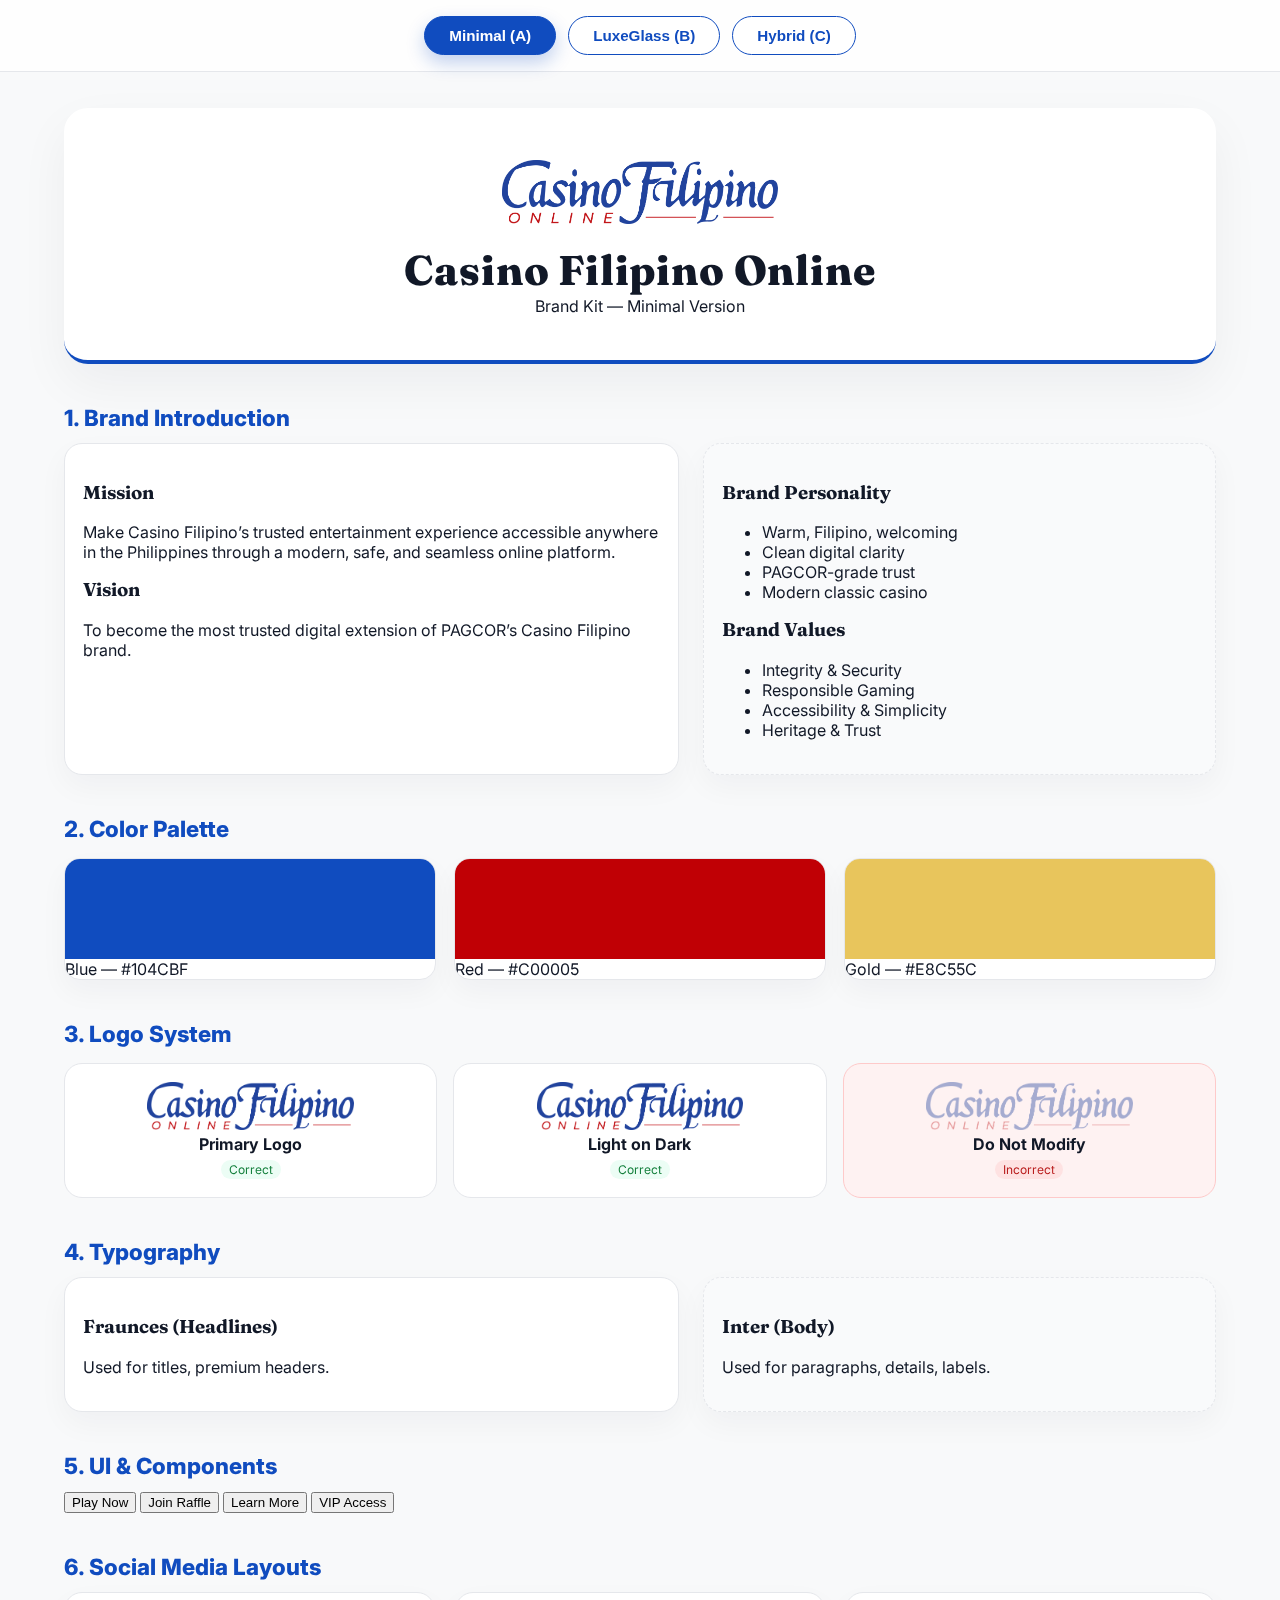
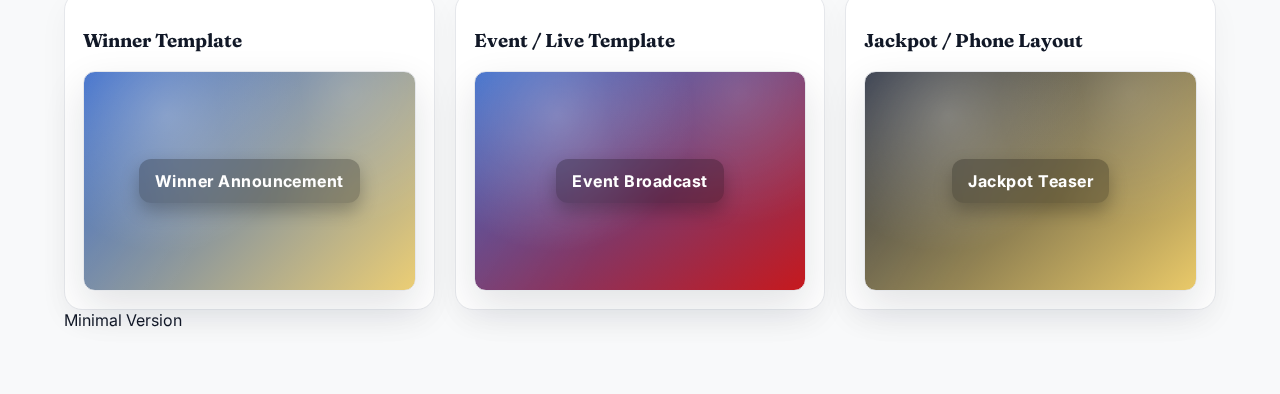
<file: brand-guide.html>
<!DOCTYPE html>
<html lang="en">
<head>
<meta charset="UTF-8" />
<meta name="viewport" content="width=device-width, initial-scale=1.0" />
<title>Casino Filipino Online | Brand Kit Variants</title>

<!-- Fonts -->
<link href="https://fonts.googleapis.com/css2?family=Fraunces:wght@400;600;700;800&family=Inter:wght@400;500;600;700&display=swap" rel="stylesheet">

<style>
    :root {
        --cf-blue: #104CBF;
        --cf-red: #C00005;
        --cf-gold: #E8C55C;

        --white-01: #F8F9FA;
        --white-02: #E2E6EB;
        --white-03: #AFB6BD;
        --white-04: #656E82;

        --dark-01: #343B67;
        --dark-02: #273140;
        --dark-03: #1C2636;
        --dark-04: #11141F;

        --font-primary: "Inter", sans-serif;
        --font-header: "Fraunces", serif;
    }

    * { box-sizing: border-box; }
    body {
        margin: 0;
        font-family: var(--font-primary);
        background: var(--white-01);
        color: #111827;
    }

    /* Toggle bar */
    .toggle-bar {
        display: flex;
        gap: 12px;
        padding: 16px 24px;
        justify-content: center;
        background: #ffffffcc;
        border-bottom: 1px solid #e5e7eb;
        position: sticky;
        top: 0;
        z-index: 50;
        backdrop-filter: blur(8px);
    }
    .toggle-btn {
        padding: 10px 24px;
        border-radius: 999px;
        cursor: pointer;
        border: 1px solid var(--cf-blue);
        background: #fff;
        color: var(--cf-blue);
        font-weight: 600;
        font-size: 0.95rem;
        transition: .2s;
    }
    .toggle-btn.active {
        background: var(--cf-blue);
        color: white;
        box-shadow: 0 8px 18px rgba(16, 76, 191, 0.25);
    }

    /* Core layout */
    .variant { display:none; padding:36px 24px 64px; max-width:1200px; margin:auto; }
    .variant.active { display:block; }

    .hero {
        background:#ffffff;
        border-radius:24px;
        padding:52px 40px 44px;
        text-align:center;
        box-shadow:0 20px 50px rgba(15,23,42,0.05);
        border-bottom:4px solid var(--cf-blue);
    }

    .hero.luxe {
        background: radial-gradient(circle at top left,#ffffff 0,#FBF9FA 32%,#d2d9f8 75%,#043cbf 110%);
        border-bottom-color: var(--cf-gold);
    }
    .hero.hybrid {
        border-bottom-color: var(--cf-gold);
        background: linear-gradient(180deg,#ffffff 0,#f8f9fa 40%,#dde4ff 100%);
    }

    .hero-logo {
        height:64px;
        margin-bottom:16px;
        object-fit:contain;
    }

    h1 {
        margin:0;
        font-size:2.6rem;
        font-weight:800;
        letter-spacing:.02em;
        font-family:var(--font-header);
    }
    h2, h3 { font-family:var(--font-header); }

    .section { margin-top:40px; }
    .section-title {
        font-size:1.4rem;
        font-weight:800;
        color: var(--cf-blue);
        margin-bottom:12px;
    }
    .section-subtitle {
        font-size:.95rem;
        color:#6b7280;
        margin-bottom:20px;
    }

    .grid-2 {
        display:grid;
        grid-template-columns:minmax(0,1.2fr) minmax(0,1fr);
        gap:24px;
    }
    .grid-3 {
        display:grid;
        grid-template-columns:repeat(auto-fit,minmax(260px,1fr));
        gap:20px;
    }

    .card {
        background:white;
        border-radius:18px;
        border:1px solid #e5e7eb;
        padding:18px;
        box-shadow:0 12px 30px rgba(15,23,42,0.04);
    }
    .card.soft { background:#f9fafb; border-style:dashed; }

    /* Logo system */
    .logo-row {
        display:grid;
        grid-template-columns:repeat(auto-fit,minmax(220px,1fr));
        gap:16px;
        margin-top:16px;
    }
    .logo-box {
        border-radius:18px;
        padding:18px;
        border:1px solid #e5e7eb;
        background:white;
        text-align:center;
    }
    .logo-box.bad { background:#fef2f2; border-color:#fecaca; }

    .logo-tag {
        display:inline-block;
        margin-top:6px;
        padding:2px 8px;
        font-size:.75rem;
        border-radius:999px;
        background:#ecfdf5;
        color:#15803d;
    }
    .logo-tag.bad {
        background:#fee2e2;
        color:#b91c1c;
    }

    .palette-grid {
        margin-top:16px;
        display:grid;
        grid-template-columns:repeat(auto-fit,minmax(220px,1fr));
        gap:18px;
    }
    .swatch {
        border:1px solid #e5e7eb;
        border-radius:16px;
        overflow:hidden;
        background:white;
        box-shadow:0 12px 28px rgba(15,23,42,0.04);
    }
    .swatch-color { height:100px; }

    /* Social placeholders */
    .sample-visual {
        height:220px;
        border-radius:12px;
        border:1px solid #e5e7eb;
        background:linear-gradient(135deg, rgba(16,76,191,0.9), rgba(232,197,92,0.85));
        color:white;
        font-weight:700;
        letter-spacing:.03em;
        display:flex;
        align-items:center;
        justify-content:center;
        text-align:center;
        box-shadow:0 16px 40px rgba(15,23,42,0.12);
        position:relative;
        overflow:hidden;
    }
    .sample-visual::after {
        content:"";
        position:absolute;
        inset:0;
        background:radial-gradient(circle at 25% 20%, rgba(255,255,255,0.28), transparent 45%),
                   radial-gradient(circle at 80% 10%, rgba(255,255,255,0.16), transparent 40%),
                   linear-gradient(120deg, rgba(255,255,255,0.08), transparent 50%);
        pointer-events:none;
        mix-blend-mode:screen;
    }
    .sample-label {
        position:relative;
        z-index:1;
        padding:12px 16px;
        border-radius:12px;
        background:rgba(0,0,0,0.25);
        backdrop-filter:blur(6px);
        box-shadow:0 8px 18px rgba(0,0,0,0.25);
    }
    .sample-visual.event { background:linear-gradient(145deg, rgba(16,76,191,0.9), rgba(192,0,5,0.9)); }
    .sample-visual.jackpot { background:linear-gradient(140deg, rgba(15,23,42,0.95), rgba(232,197,92,0.92)); }

</style>

<script>
function showVariant(id){
    document.querySelectorAll('.variant').forEach(v=>v.classList.remove('active'));
    document.querySelector('#'+id).classList.add('active');
    document.querySelectorAll('.toggle-btn').forEach(b=>b.classList.remove('active'));
    document.querySelector('[data-target="'+id+'"]').classList.add('active');
}
</script>
</head>

<body>

<!-- Toggle -->
<div class="toggle-bar">
    <button class="toggle-btn active" data-target="minimal" onclick="showVariant('minimal')">Minimal (A)</button>
    <button class="toggle-btn" data-target="luxe" onclick="showVariant('luxe')">LuxeGlass (B)</button>
    <button class="toggle-btn" data-target="hybrid" onclick="showVariant('hybrid')">Hybrid (C)</button>
</div>

<!-- ========================= MINIMAL SECTION ========================= -->
<div id="minimal" class="variant active">
    <div class="hero">
        <img src="Logo Main (Mock).jpeg" class="hero-logo" alt="Casino Filipino Online logo"/>
        <h1>Casino Filipino Online</h1>
        <div class="hero-subtitle">Brand Kit — Minimal Version</div>
    </div>

    <!-- 1. BRAND INTRO -->
    <section class="section">
        <div class="section-title">1. Brand Introduction</div>
        <div class="grid-2">
            <div class="card">
                <h3>Mission</h3>
                <p>Make Casino Filipino’s trusted entertainment experience accessible anywhere in the Philippines through a modern, safe, and seamless online platform.</p>

                <h3 style="margin-top:16px;">Vision</h3>
                <p>To become the most trusted digital extension of PAGCOR’s Casino Filipino brand.</p>
            </div>

            <div class="card soft">
                <h3>Brand Personality</h3>
                <ul class="clean">
                    <li>Warm, Filipino, welcoming</li>
                    <li>Clean digital clarity</li>
                    <li>PAGCOR-grade trust</li>
                    <li>Modern classic casino</li>
                </ul>
                <h3 style="margin-top:16px;">Brand Values</h3>
                <ul class="clean">
                    <li>Integrity & Security</li>
                    <li>Responsible Gaming</li>
                    <li>Accessibility & Simplicity</li>
                    <li>Heritage & Trust</li>
                </ul>
            </div>
        </div>
    </section>

    <!-- 2. COLORS -->
    <section class="section">
        <div class="section-title">2. Color Palette</div>
        <div class="palette-grid">
            <div class="swatch">
                <div class="swatch-color" style="background:#104CBF"></div>
                <div class="swatch-info">Blue — #104CBF</div>
            </div>
            <div class="swatch">
                <div class="swatch-color" style="background:#C00005"></div>
                <div class="swatch-info">Red — #C00005</div>
            </div>
            <div class="swatch">
                <div class="swatch-color" style="background:#E8C55C"></div>
                <div class="swatch-info">Gold — #E8C55C</div>
            </div>
        </div>
    </section>

    <!-- 3. LOGO -->
    <section class="section">
        <div class="section-title">3. Logo System</div>
        <div class="logo-row">
            <div class="logo-box">
                <img src="Logo Main (Mock).jpeg" style="height:48px" alt="Casino Filipino Online primary logo"/>
                <div><strong>Primary Logo</strong></div>
                <span class="logo-tag">Correct</span>
            </div>
            <div class="logo-box">
                <img src="Logo Main (Mock).jpeg" style="height:48px" alt="Casino Filipino Online light logo"/>
                <div><strong>Light on Dark</strong></div>
                <span class="logo-tag">Correct</span>
            </div>
            <div class="logo-box bad">
                <img src="Logo Main (Mock).jpeg" style="height:48px; opacity:.4" alt="Incorrect altered logo example"/>
                <div><strong>Do Not Modify</strong></div>
                <span class="logo-tag bad">Incorrect</span>
            </div>
        </div>
    </section>

    <!-- 4. TYPOGRAPHY -->
    <section class="section">
        <div class="section-title">4. Typography</div>
        <div class="grid-2">
            <div class="card">
                <h3>Fraunces (Headlines)</h3>
                <p>Used for titles, premium headers.</p>
            </div>
            <div class="card soft">
                <h3>Inter (Body)</h3>
                <p>Used for paragraphs, details, labels.</p>
            </div>
        </div>
    </section>

    <!-- 5. UI -->
    <section class="section">
        <div class="section-title">5. UI & Components</div>
        <div class="button-row">
            <button class="btn-sample btn-primary">Play Now</button>
            <button class="btn-sample btn-accent">Join Raffle</button>
            <button class="btn-sample btn-secondary">Learn More</button>
            <button class="btn-sample btn-vip">VIP Access</button>
        </div>
    </section>

    <!-- 6. SOCIAL -->
    <section class="section">
        <div class="section-title">6. Social Media Layouts</div>
        <div class="grid-3">
            <div class="card">
                <h3>Winner Template</h3>
                <div class="sample-visual">
                    <span class="sample-label">Winner Announcement</span>
                </div>
            </div>
            <div class="card">
                <h3>Event / Live Template</h3>
                <div class="sample-visual event">
                    <span class="sample-label">Event Broadcast</span>
                </div>
            </div>
            <div class="card">
                <h3>Jackpot / Phone Layout</h3>
                <div class="sample-visual jackpot">
                    <span class="sample-label">Jackpot Teaser</span>
                </div>
            </div>
        </div>
    </section>

    <div class="footer-note">Minimal Version</div>
</div>

<!-- ========================= LUXEGLASS SECTION ========================= -->
<div id="luxe" class="variant">
    <div class="hero luxe">
        <img src="Logo Main (Mock).jpeg" class="hero-logo" style="filter:drop-shadow(0 0 10px rgba(0,0,0,0.6));" alt="Casino Filipino Online luxe logo"/>
        <h1 style="color:white; text-shadow:0 0 16px rgba(0,0,0,0.5);">Casino Filipino Online</h1>
        <div class="hero-subtitle" style="color:#e5e7eb;">Brand Kit — LuxeGlass</div>
    </div>

    <section class="section">
        <div class="section-title">1. Luxe Visual Concept</div>
        <p>Gradient glow, frosted panels, cinematic depth.</p>
    </section>

    <section class="section">
        <div class="section-title">2. Luxe Social Samples</div>
        <div class="grid-3">
            <div class="card">
                <div class="sample-visual">
                    <span class="sample-label">Winner Announcement</span>
                </div>
            </div>
            <div class="card">
                <div class="sample-visual event">
                    <span class="sample-label">Event Broadcast</span>
                </div>
            </div>
            <div class="card">
                <div class="sample-visual jackpot">
                    <span class="sample-label">Jackpot Teaser</span>
                </div>
            </div>
        </div>
    </section>

    <div class="footer-note">LuxeGlass Version</div>
</div>

<!-- ========================= HYBRID SECTION ========================= -->
<div id="hybrid" class="variant">
    <div class="hero hybrid">
        <img src="Logo Main (Mock).jpeg" class="hero-logo" alt="Casino Filipino Online hybrid logo"/>
        <h1>Casino Filipino Online</h1>
        <div class="hero-subtitle">Brand Kit — Hybrid Version</div>
    </div>

    <section class="section">
        <div class="section-title">1. Hybrid Concept</div>
        <p>Mix of minimal clarity + luxe highlight accents. Best for website and everyday social media.</p>
    </section>

    <section class="section">
        <div class="section-title">2. Hybrid Social Samples</div>
        <div class="grid-3">
            <div class="card">
                <h3>Winner Template</h3>
                <div class="sample-visual">
                    <span class="sample-label">Winner Announcement</span>
                </div>
            </div>
            <div class="card">
                <h3>Event / Live Template</h3>
                <div class="sample-visual event">
                    <span class="sample-label">Event Broadcast</span>
                </div>
            </div>
            <div class="card">
                <h3>Jackpot Template</h3>
                <div class="sample-visual jackpot">
                    <span class="sample-label">Jackpot Teaser</span>
                </div>
            </div>
        </div>
    </section>

    <div class="footer-note">Hybrid Version</div>
</div>

</body>
</html>
</file>
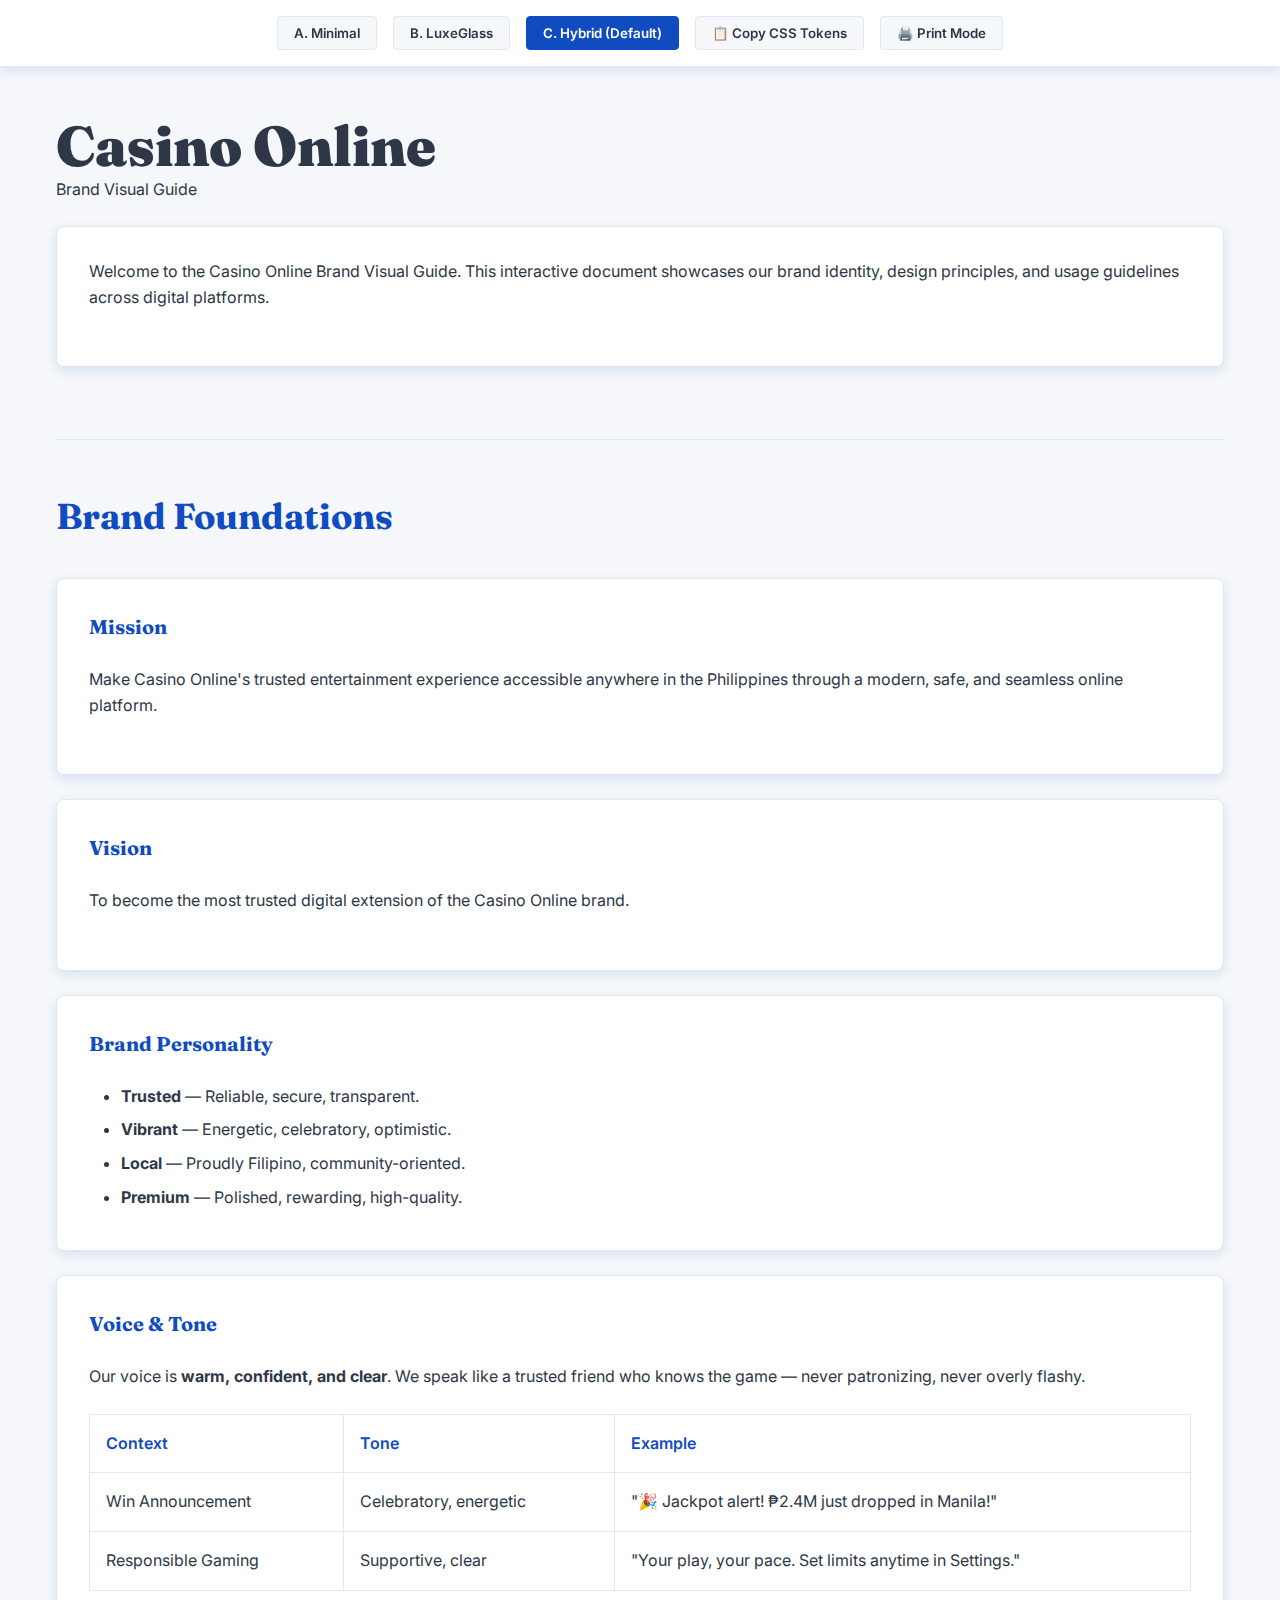
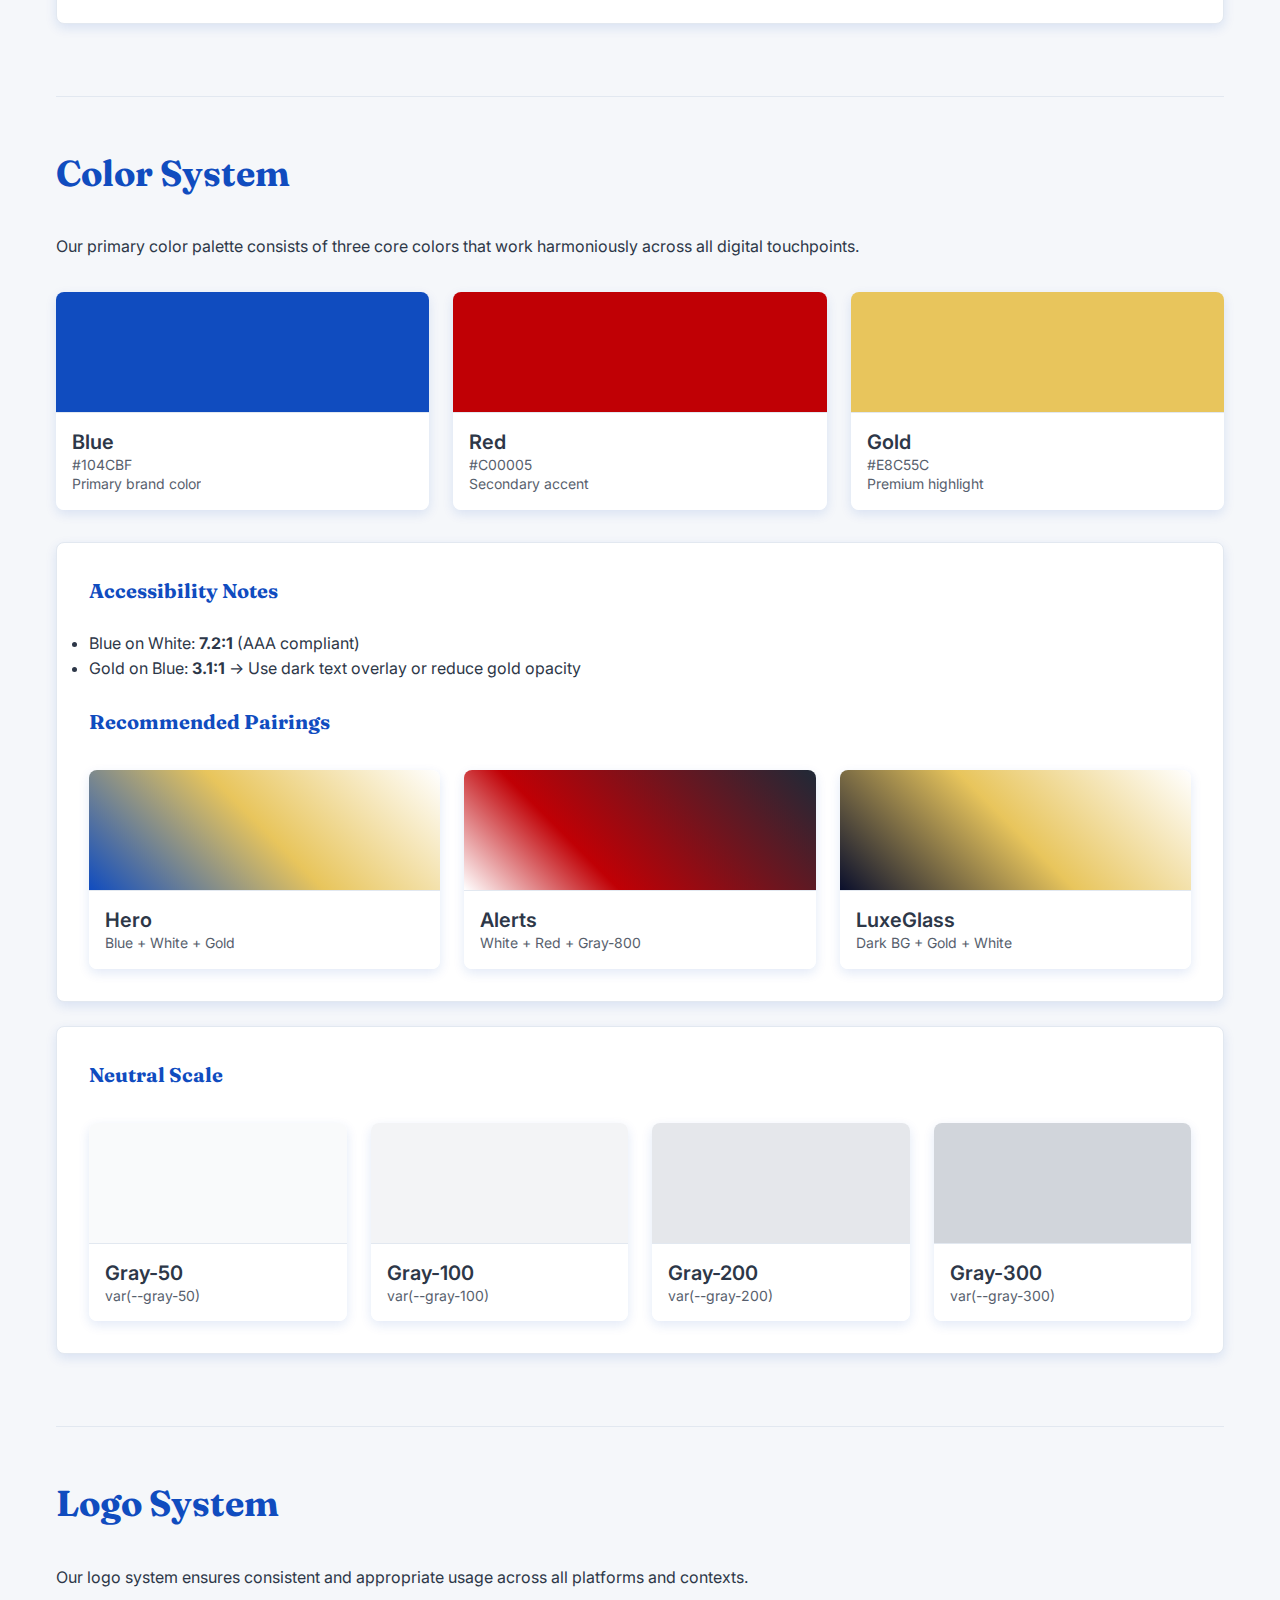
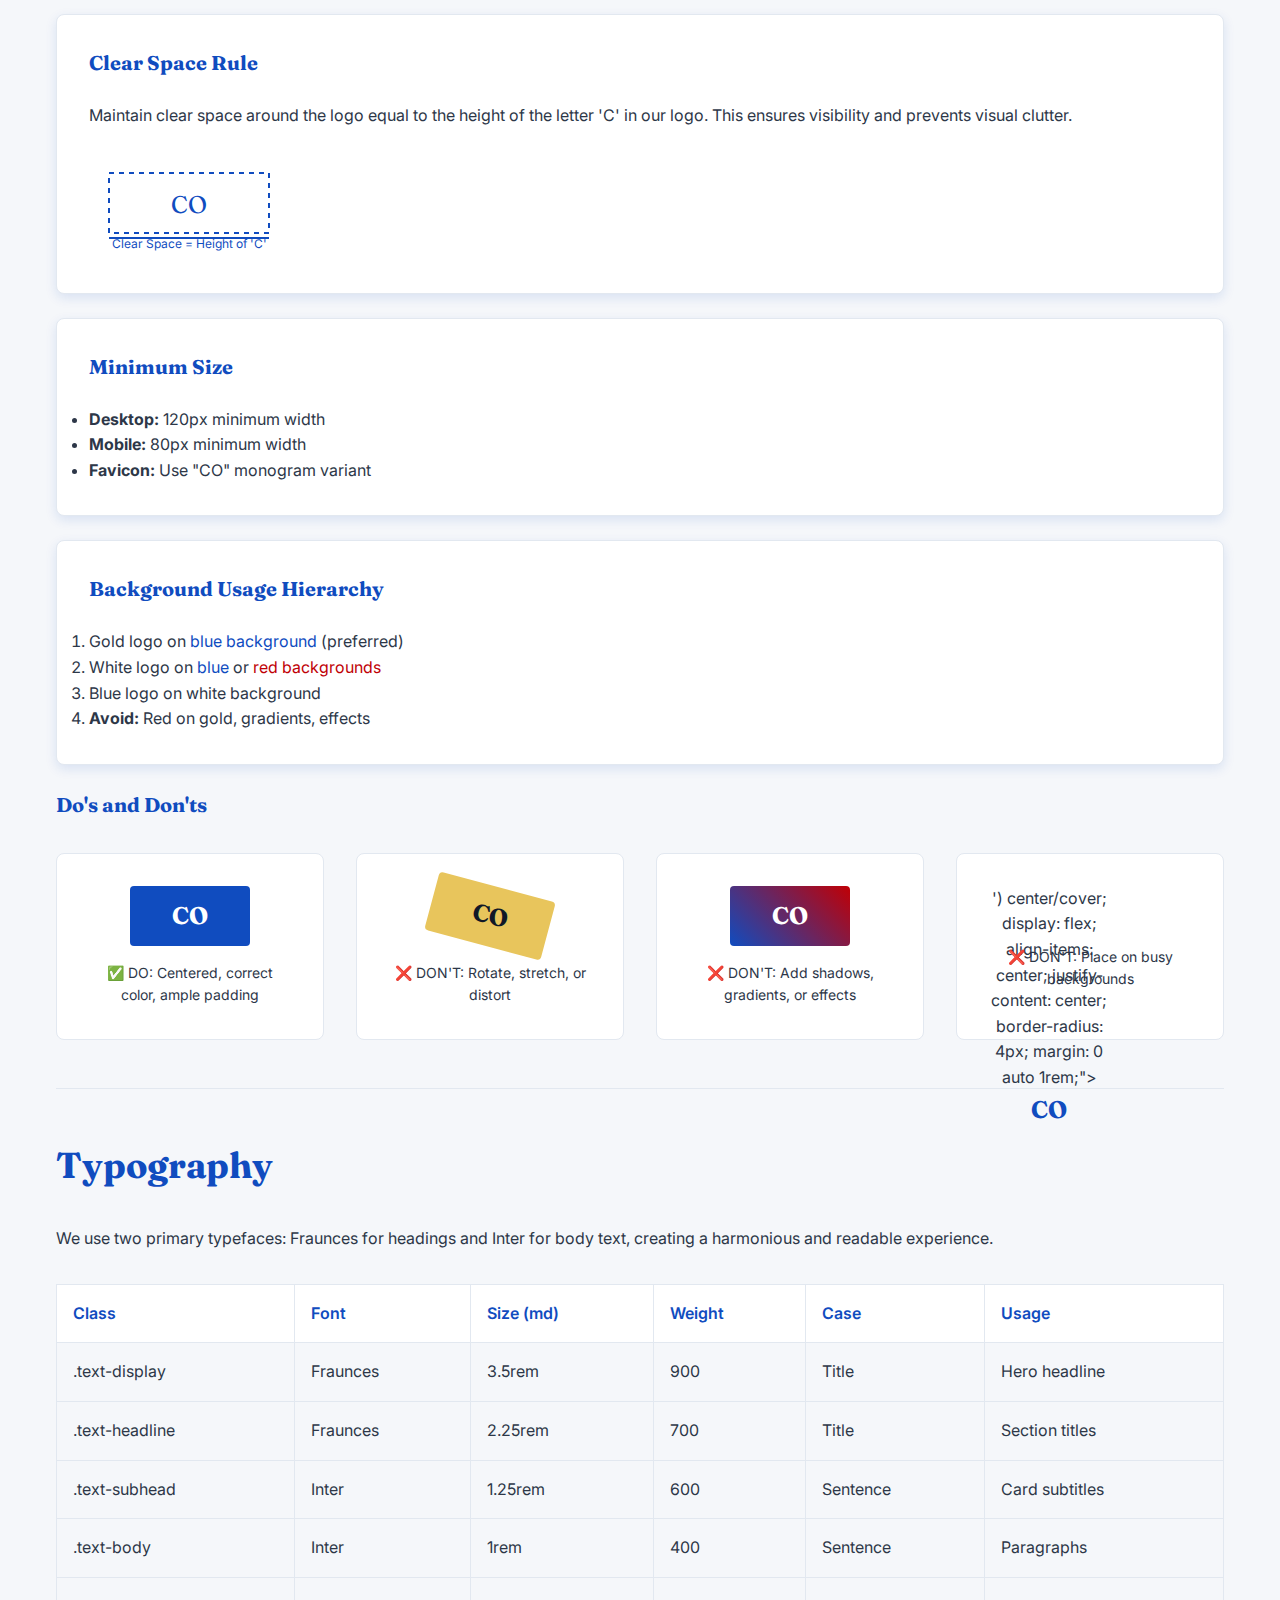
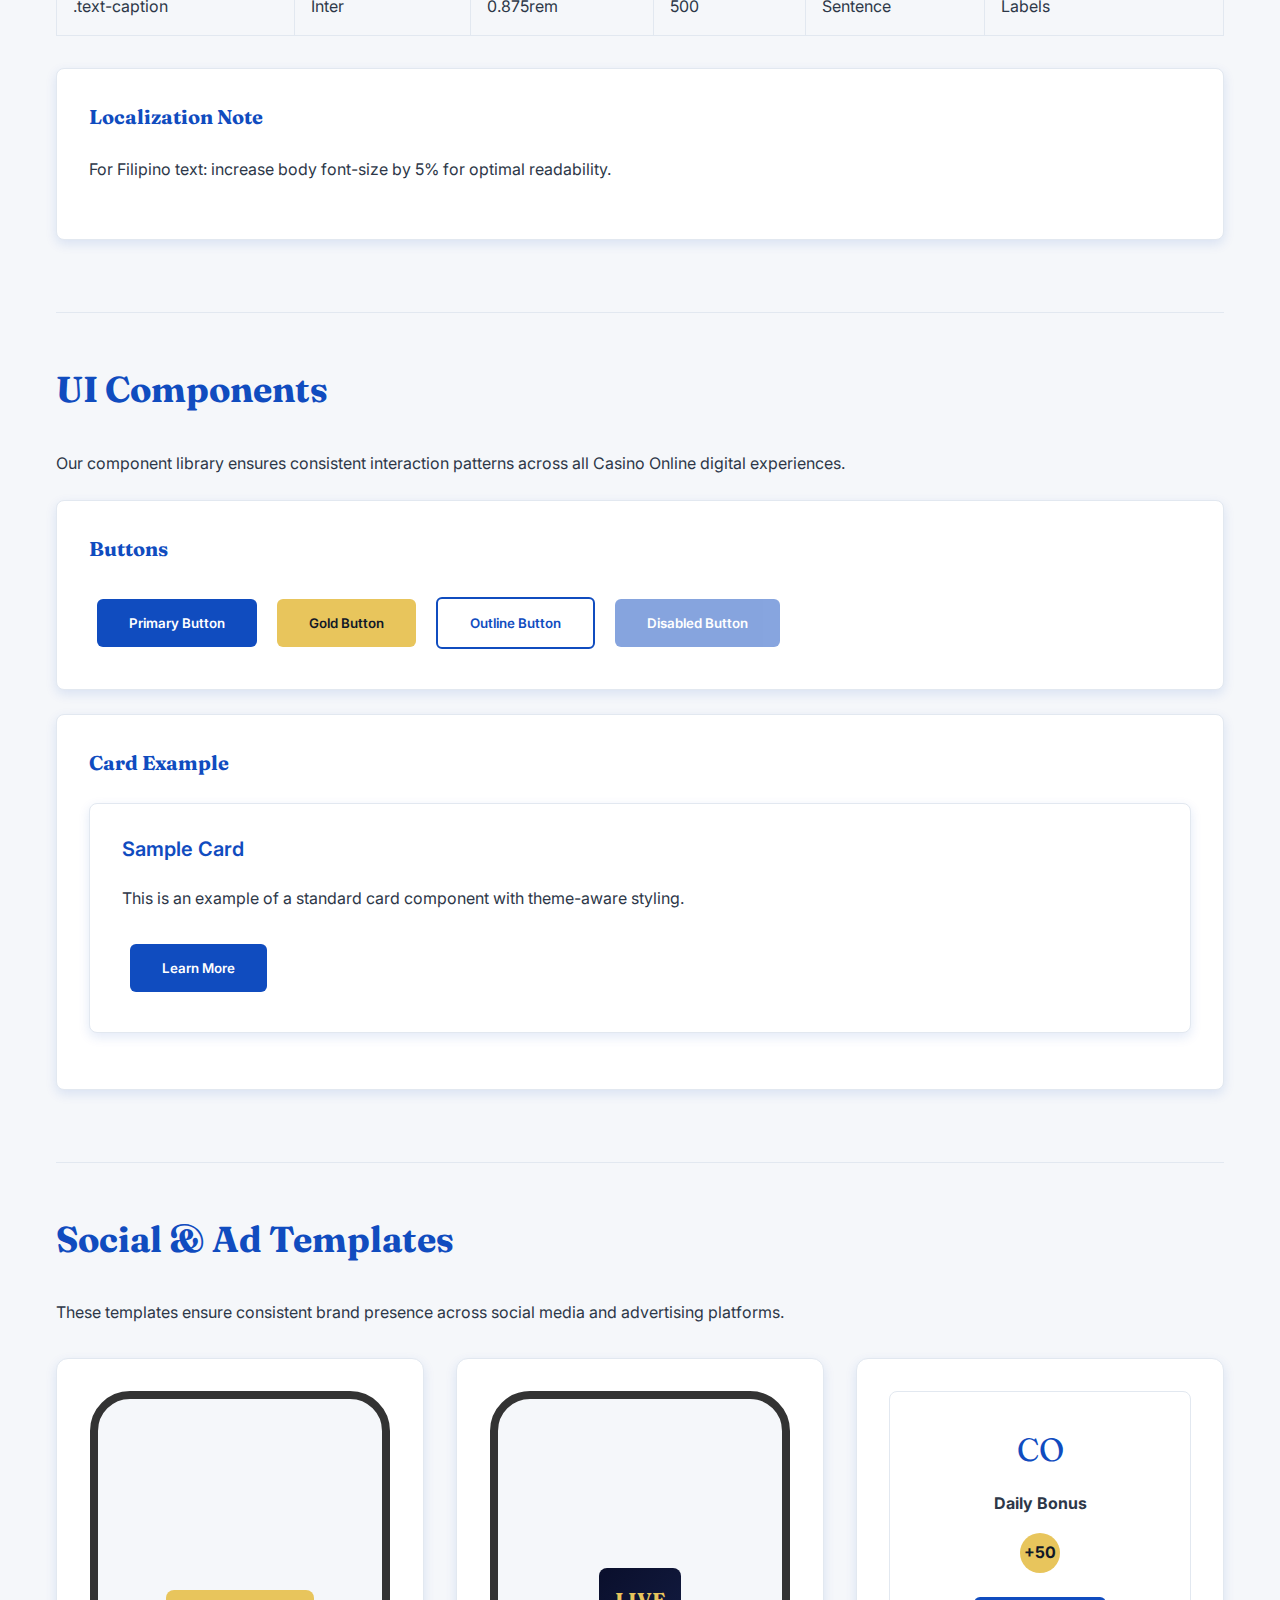
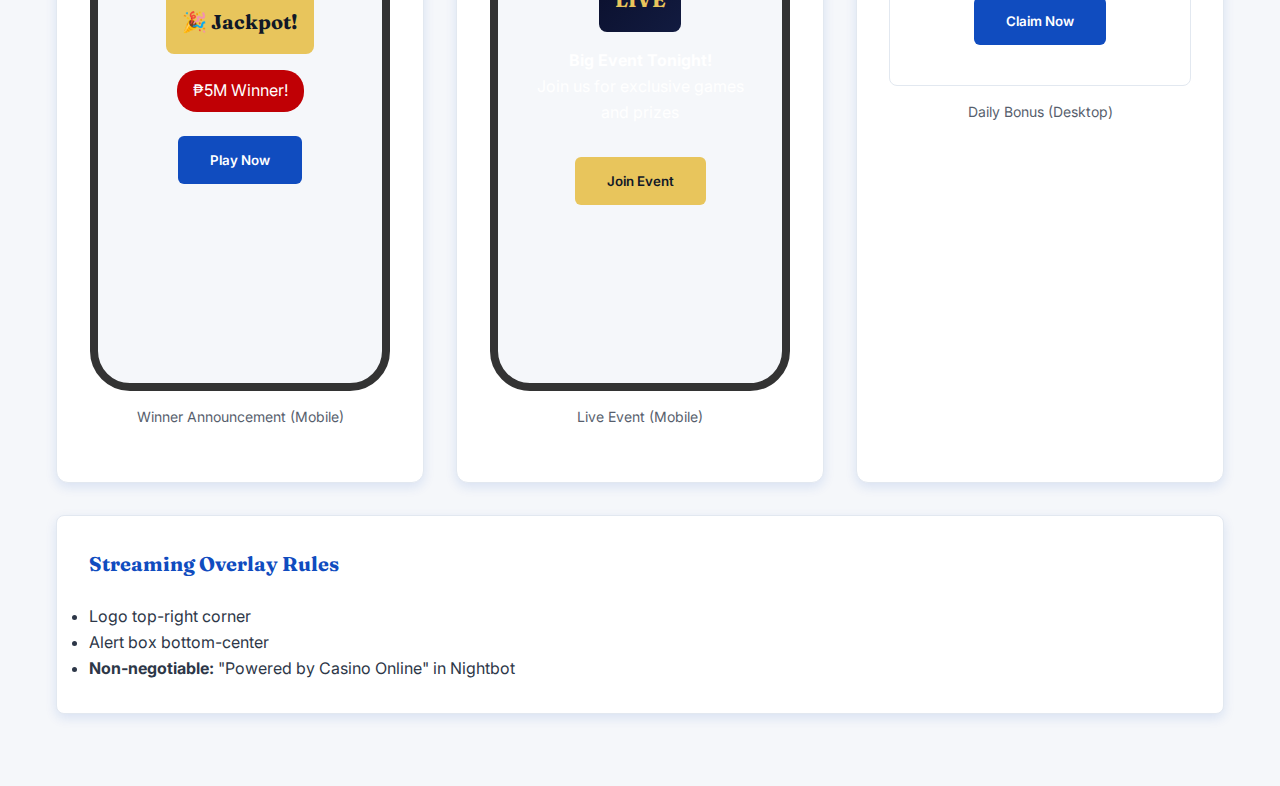
<file: final_brand_guide.html>
<!DOCTYPE html>
<html lang="en">
<head>
  <meta charset="UTF-8">
  <meta name="viewport" content="width=device-width, initial-scale=1.0">
  <title>Casino Online - Brand Visual Guide</title>
  <link href="https://fonts.googleapis.com/css2?family=Fraunces:opsz,wght@9..144,400;12..144,700;12..144,900&family=Inter:wght@400;500;600&display=swap" rel="stylesheet">
  <style>
    :root {
      /* Brand Colors */
      --blue: #104CBF;
      --red: #C00005;
      --gold: #E8C55C;
      
      /* Typography */
      --font-head: 'Fraunces', serif;
      --font-body: 'Inter', sans-serif;
      
      /* Minimal Theme (A) */
      --minimal-bg: #FFFFFF;
      --minimal-text: #1A1A1A;
      --minimal-card-bg: #F8F9FA;
      --minimal-glow: none;
      --minimal-border: 1px solid #E2E8F0;
      --minimal-accent: var(--blue);
      --minimal-secondary: var(--red);
      --minimal-tertiary: var(--gold);
      
      /* LuxeGlass Theme (B) */
      --luxeglass-bg: linear-gradient(135deg, #0A0F2C 0%, #121B40 100%);
      --luxeglass-text: #FFFFFF;
      --luxeglass-card-bg: rgba(30, 45, 85, 0.45);
      --luxeglass-glow: 0 0 24px rgba(232, 197, 92, 0.4);
      --luxeglass-border: 1px solid rgba(255,255,255,0.1);
      --luxeglass-accent: var(--gold);
      --luxeglass-secondary: #E5E7EB;
      --luxeglass-tertiary: var(--red);
      
      /* Hybrid Theme (C) - DEFAULT */
      --hybrid-bg: #F5F7FA;
      --hybrid-text: #2D3748;
      --hybrid-card-bg: #FFFFFF;
      --hybrid-glow: 0 4px 12px rgba(16, 76, 191, 0.12);
      --hybrid-border: 1px solid #E2E8F0;
      --hybrid-accent: var(--blue);
      --hybrid-secondary: var(--red);
      --hybrid-tertiary: var(--gold);
      
      /* Current theme values (default to Hybrid) */
      --bg: var(--hybrid-bg);
      --text: var(--hybrid-text);
      --card-bg: var(--hybrid-card-bg);
      --glow: var(--hybrid-glow);
      --border: var(--hybrid-border);
      --accent: var(--hybrid-accent);
      --secondary: var(--hybrid-secondary);
      --tertiary: var(--hybrid-tertiary);
      
      /* Neutral Scale */
      --gray-50: #F9FAFB;
      --gray-100: #F3F4F6;
      --gray-200: #E5E7EB;
      --gray-300: #D1D5DB;
      --gray-400: #9CA3AF;
      --gray-500: #6B7280;
      --gray-600: #4B5563;
      --gray-700: #374151;
      --gray-800: #1F2937;
      --gray-900: #111827;
      
      /* Spacing */
      --spacing-xs: 0.5rem;
      --spacing-sm: 1rem;
      --spacing-md: 1.5rem;
      --spacing-lg: 2rem;
      --spacing-xl: 3rem;
      --spacing-2xl: 4rem;
      
      /* Typography Sizes */
      --text-display: 3.5rem;
      --text-headline: 2.25rem;
      --text-subhead: 1.25rem;
      --text-body: 1rem;
      --text-caption: 0.875rem;
      
      /* Transitions */
      --transition-fast: 0.2s ease;
      --transition-normal: 0.3s ease;
      --transition-slow: 0.5s ease;
    }
    
    .theme-a {
      --bg: var(--minimal-bg);
      --text: var(--minimal-text);
      --card-bg: var(--minimal-card-bg);
      --glow: var(--minimal-glow);
      --border: var(--minimal-border);
      --accent: var(--minimal-accent);
      --secondary: var(--minimal-secondary);
      --tertiary: var(--minimal-tertiary);
    }
    
    .theme-b {
      --bg: var(--luxeglass-bg);
      --text: var(--luxeglass-text);
      --card-bg: var(--luxeglass-card-bg);
      --glow: var(--luxeglass-glow);
      --border: var(--luxeglass-border);
      --accent: var(--luxeglass-accent);
      --secondary: var(--luxeglass-secondary);
      --tertiary: var(--luxeglass-tertiary);
    }
    
    .theme-c {
      --bg: var(--hybrid-bg);
      --text: var(--hybrid-text);
      --card-bg: var(--hybrid-card-bg);
      --glow: var(--hybrid-glow);
      --border: var(--hybrid-border);
      --accent: var(--hybrid-accent);
      --secondary: var(--hybrid-secondary);
      --tertiary: var(--hybrid-tertiary);
    }
    
    * {
      margin: 0;
      padding: 0;
      box-sizing: border-box;
    }
    
    body {
      font-family: var(--font-body);
      background: var(--bg);
      color: var(--text);
      line-height: 1.6;
      transition: background var(--transition-normal), color var(--transition-normal);
      min-height: 100vh;
    }
    
    .container {
      max-width: 1200px;
      margin: 0 auto;
      padding: 0 var(--spacing-sm);
    }
    
    /* Toggle Bar */
    .toggle-bar {
      position: sticky;
      top: 0;
      background: var(--card-bg);
      border-bottom: var(--border);
      padding: var(--spacing-sm);
      z-index: 1000;
      box-shadow: var(--glow);
    }
    
    .toggle-buttons {
      display: flex;
      gap: var(--spacing-sm);
      justify-content: center;
      flex-wrap: wrap;
    }
    
    .theme-toggle {
      padding: var(--spacing-xs) var(--spacing-sm);
      border: var(--border);
      background: var(--bg);
      color: var(--text);
      border-radius: 4px;
      cursor: pointer;
      transition: all var(--transition-fast);
      font-family: var(--font-body);
      font-weight: 600;
    }
    
    .theme-toggle:hover {
      transform: translateY(-2px);
      box-shadow: var(--glow);
    }
    
    .theme-toggle.active {
      background: var(--accent);
      color: white;
      border-color: var(--accent);
    }
    
    /* Typography Classes */
    .text-display {
      font-family: var(--font-head);
      font-size: var(--text-display);
      font-weight: 900;
      line-height: 1.1;
    }
    
    .text-headline {
      font-family: var(--font-head);
      font-size: var(--text-headline);
      font-weight: 700;
      line-height: 1.2;
    }
    
    .text-subhead {
      font-family: var(--font-body);
      font-size: var(--text-subhead);
      font-weight: 600;
      line-height: 1.3;
    }
    
    .text-body {
      font-family: var(--font-body);
      font-size: var(--text-body);
      line-height: 1.6;
    }
    
    .text-caption {
      font-family: var(--font-body);
      font-size: var(--text-caption);
      line-height: 1.4;
      color: var(--text);
      opacity: 0.8;
    }
    
    /* Section Styling */
    section {
      padding: var(--spacing-xl) 0;
      border-bottom: var(--border);
    }
    
    section:last-child {
      border-bottom: none;
    }
    
    h2 {
      font-family: var(--font-head);
      font-size: var(--text-headline);
      margin-bottom: var(--spacing-lg);
      color: var(--accent);
    }
    
    h3 {
      font-family: var(--font-head);
      font-size: var(--text-subhead);
      margin-bottom: var(--spacing-md);
      color: var(--accent);
    }
    
    p {
      font-size: var(--text-body);
      margin-bottom: var(--spacing-md);
    }
    
    /* Card Styles */
    .card {
      background: var(--card-bg);
      border: var(--border);
      border-radius: 8px;
      padding: var(--spacing-lg);
      margin-bottom: var(--spacing-md);
      box-shadow: var(--glow);
      transition: all var(--transition-normal);
    }
    
    .foundation-card {
      background: var(--card-bg);
      border: var(--border);
      border-radius: 8px;
      padding: var(--spacing-lg);
      margin-bottom: var(--spacing-md);
      box-shadow: var(--glow);
    }
    
    .foundation-card h3 {
      margin-top: 0;
      margin-bottom: var(--spacing-md);
    }
    
    .foundation-card ul {
      margin-left: var(--spacing-lg);
    }
    
    .foundation-card li {
      margin-bottom: var(--spacing-xs);
    }
    
    /* Color Palette */
    .color-palette {
      display: grid;
      grid-template-columns: repeat(auto-fit, minmax(200px, 1fr));
      gap: var(--spacing-md);
      margin-top: var(--spacing-lg);
    }
    
    .color-swatch {
      border-radius: 8px;
      overflow: hidden;
      box-shadow: var(--glow);
      transition: transform var(--transition-fast);
    }
    
    .color-swatch:hover {
      transform: translateY(-4px);
    }
    
    .color-swatch .color {
      height: 120px;
    }
    
    .color-swatch .info {
      padding: var(--spacing-sm);
      background: var(--card-bg);
      border-top: var(--border);
    }
    
    /* Logo System */
    .logo-system {
      display: grid;
      grid-template-columns: repeat(auto-fit, minmax(250px, 1fr));
      gap: var(--spacing-lg);
      margin-top: var(--spacing-lg);
    }
    
    .logo-example {
      text-align: center;
      padding: var(--spacing-lg);
      border: var(--border);
      border-radius: 8px;
      background: var(--card-bg);
    }
    
    .logo-example .logo {
      width: 120px;
      height: auto;
      margin-bottom: var(--spacing-sm);
    }
    
    .logo-example .label {
      font-size: var(--text-caption);
      color: var(--text);
    }
    
    /* Typography Table */
    .typography-table {
      width: 100%;
      border-collapse: collapse;
      margin-top: var(--spacing-lg);
    }
    
    .typography-table th,
    .typography-table td {
      padding: var(--spacing-sm);
      border: var(--border);
      text-align: left;
    }
    
    .typography-table th {
      background: var(--card-bg);
      font-weight: 600;
      color: var(--accent);
    }
    
    /* Button Styles */
    .btn {
      padding: var(--spacing-sm) var(--spacing-lg);
      border: none;
      border-radius: 6px;
      font-family: var(--font-body);
      font-weight: 600;
      cursor: pointer;
      transition: all var(--transition-fast);
      text-decoration: none;
      display: inline-block;
      margin: var(--spacing-xs);
    }
    
    .btn-primary {
      background: var(--accent);
      color: white;
    }
    
    .btn-gold {
      background: var(--tertiary);
      color: var(--gray-900);
    }
    
    .btn-outline {
      background: transparent;
      border: 2px solid var(--accent);
      color: var(--accent);
    }
    
    .btn:hover {
      transform: translateY(-2px);
      box-shadow: var(--glow);
    }
    
    .btn:disabled {
      opacity: 0.5;
      cursor: not-allowed;
      transform: none;
      box-shadow: none;
    }
    
    /* Tone Table */
    .tone-table {
      width: 100%;
      border-collapse: collapse;
      margin-top: var(--spacing-md);
    }
    
    .tone-table th,
    .tone-table td {
      padding: var(--spacing-sm);
      border: var(--border);
      text-align: left;
    }
    
    .tone-table th {
      background: var(--card-bg);
      font-weight: 600;
      color: var(--accent);
    }
    
    /* Social Media Mockups */
    .social-mockups {
      display: grid;
      grid-template-columns: repeat(auto-fit, minmax(300px, 1fr));
      gap: var(--spacing-lg);
      margin-top: var(--spacing-lg);
    }
    
    .social-mockup {
      background: var(--card-bg);
      border: var(--border);
      border-radius: 12px;
      padding: var(--spacing-lg);
      box-shadow: var(--glow);
    }
    
    .iphone-frame {
      width: 100%;
      max-width: 300px;
      height: 600px;
      border: 8px solid #333;
      border-radius: 40px;
      overflow: hidden;
      margin: 0 auto;
      background: var(--bg);
    }
    
    .social-content {
      padding: var(--spacing-lg);
      height: 100%;
      display: flex;
      flex-direction: column;
      justify-content: center;
      align-items: center;
      text-align: center;
    }
    
    /* Responsive Design */
    @media (max-width: 768px) {
      .text-display {
        font-size: 2.5rem;
      }
      
      .text-headline {
        font-size: 1.75rem;
      }
      
      .container {
        padding: 0 var(--spacing-xs);
      }
      
      .toggle-buttons {
        flex-direction: column;
        align-items: center;
      }
      
      .theme-toggle {
        width: 100%;
        max-width: 200px;
      }
    }
    
    /* Accessibility */
    .sr-only {
      position: absolute;
      width: 1px;
      height: 1px;
      padding: 0;
      margin: -1px;
      overflow: hidden;
      clip: rect(0, 0, 0, 0);
      white-space: nowrap;
      border: 0;
    }
    
    /* Focus styles */
    *:focus {
      outline: 2px solid var(--accent);
      outline-offset: 2px;
    }
    
    /* Print styles */
    @media print {
      .toggle-bar {
        display: none;
      }
      
      body {
        background: white !important;
        color: black !important;
      }
    }
  </style>
</head>
<body class="theme-c">
  <!-- Toggle Bar -->
  <div class="toggle-bar">
    <div class="container">
      <div class="toggle-buttons">
        <button class="theme-toggle active" data-theme="a">A. Minimal</button>
        <button class="theme-toggle" data-theme="b">B. LuxeGlass</button>
        <button class="theme-toggle" data-theme="c">C. Hybrid (Default)</button>
        <button class="theme-toggle" id="copy-tokens">📋 Copy CSS Tokens</button>
        <button class="theme-toggle" id="print-mode">🖨️ Print Mode</button>
      </div>
    </div>
  </div>

  <div class="container">
    <!-- Hero Section -->
    <section id="hero">
      <h1 class="text-display">Casino Online</h1>
      <p class="text-body">Brand Visual Guide</p>
      <div class="card">
        <p>Welcome to the Casino Online Brand Visual Guide. This interactive document showcases our brand identity, design principles, and usage guidelines across digital platforms.</p>
      </div>
    </section>

    <!-- Brand Foundations -->
    <section id="brand-foundations">
      <h2>Brand Foundations</h2>

      <div class="foundation-card">
        <h3>Mission</h3>
        <p class="text-body">Make Casino Online's trusted entertainment experience accessible anywhere in the Philippines through a modern, safe, and seamless online platform.</p>
      </div>

      <div class="foundation-card">
        <h3>Vision</h3>
        <p class="text-body">To become the most trusted digital extension of the Casino Online brand.</p>
      </div>

      <div class="foundation-card">
        <h3>Brand Personality</h3>
        <ul class="text-body">
          <li><strong>Trusted</strong> — Reliable, secure, transparent.</li>
          <li><strong>Vibrant</strong> — Energetic, celebratory, optimistic.</li>
          <li><strong>Local</strong> — Proudly Filipino, community-oriented.</li>
          <li><strong>Premium</strong> — Polished, rewarding, high-quality.</li>
        </ul>
      </div>

      <div class="foundation-card">
        <h3>Voice & Tone</h3>
        <p class="text-body">Our voice is <strong>warm, confident, and clear</strong>. We speak like a trusted friend who knows the game — never patronizing, never overly flashy.</p>
        <table class="tone-table">
          <thead>
            <tr>
              <th>Context</th>
              <th>Tone</th>
              <th>Example</th>
            </tr>
          </thead>
          <tbody>
            <tr>
              <td>Win Announcement</td>
              <td>Celebratory, energetic</td>
              <td>"🎉 Jackpot alert! ₱2.4M just dropped in Manila!"</td>
            </tr>
            <tr>
              <td>Responsible Gaming</td>
              <td>Supportive, clear</td>
              <td>"Your play, your pace. Set limits anytime in Settings."</td>
            </tr>
          </tbody>
        </table>
      </div>
    </section>

    <!-- Color System -->
    <section id="color-system">
      <h2>Color System</h2>
      <p class="text-body">Our primary color palette consists of three core colors that work harmoniously across all digital touchpoints.</p>
      
      <div class="color-palette">
        <div class="color-swatch">
          <div class="color" style="background-color: #104CBF;"></div>
          <div class="info">
            <div class="text-subhead">Blue</div>
            <div class="text-caption">#104CBF</div>
            <div class="text-caption">Primary brand color</div>
          </div>
        </div>
        
        <div class="color-swatch">
          <div class="color" style="background-color: #C00005;"></div>
          <div class="info">
            <div class="text-subhead">Red</div>
            <div class="text-caption">#C00005</div>
            <div class="text-caption">Secondary accent</div>
          </div>
        </div>
        
        <div class="color-swatch">
          <div class="color" style="background-color: #E8C55C;"></div>
          <div class="info">
            <div class="text-subhead">Gold</div>
            <div class="text-caption">#E8C55C</div>
            <div class="text-caption">Premium highlight</div>
          </div>
        </div>
      </div>
      
      <div class="card" style="margin-top: var(--spacing-lg);">
        <h3>Accessibility Notes</h3>
        <ul class="text-body">
          <li>Blue on White: <strong>7.2:1</strong> (AAA compliant)</li>
          <li>Gold on Blue: <strong>3.1:1</strong> → Use dark text overlay or reduce gold opacity</li>
        </ul>
        
        <h3 style="margin-top: var(--spacing-md);">Recommended Pairings</h3>
        <div class="color-palette">
          <div class="color-swatch">
            <div class="color" style="background: linear-gradient(45deg, #104CBF 0%, #E8C55C 50%, #FFFFFF 100%);"></div>
            <div class="info">
              <div class="text-subhead">Hero</div>
              <div class="text-caption">Blue + White + Gold</div>
            </div>
          </div>
          
          <div class="color-swatch">
            <div class="color" style="background: linear-gradient(45deg, #FFFFFF 0%, #C00005 33%, #1F2937 100%);"></div>
            <div class="info">
              <div class="text-subhead">Alerts</div>
              <div class="text-caption">White + Red + Gray-800</div>
            </div>
          </div>
          
          <div class="color-swatch">
            <div class="color" style="background: linear-gradient(45deg, #0A0F2C 0%, #E8C55C 50%, #FFFFFF 100%);"></div>
            <div class="info">
              <div class="text-subhead">LuxeGlass</div>
              <div class="text-caption">Dark BG + Gold + White</div>
            </div>
          </div>
        </div>
      </div>
      
      <div class="card" style="margin-top: var(--spacing-md);">
        <h3>Neutral Scale</h3>
        <div class="color-palette">
          <div class="color-swatch">
            <div class="color" style="background-color: var(--gray-50);"></div>
            <div class="info">
              <div class="text-subhead">Gray-50</div>
              <div class="text-caption">var(--gray-50)</div>
            </div>
          </div>
          <div class="color-swatch">
            <div class="color" style="background-color: var(--gray-100);"></div>
            <div class="info">
              <div class="text-subhead">Gray-100</div>
              <div class="text-caption">var(--gray-100)</div>
            </div>
          </div>
          <div class="color-swatch">
            <div class="color" style="background-color: var(--gray-200);"></div>
            <div class="info">
              <div class="text-subhead">Gray-200</div>
              <div class="text-caption">var(--gray-200)</div>
            </div>
          </div>
          <div class="color-swatch">
            <div class="color" style="background-color: var(--gray-300);"></div>
            <div class="info">
              <div class="text-subhead">Gray-300</div>
              <div class="text-caption">var(--gray-300)</div>
            </div>
          </div>
        </div>
      </div>
    </section>

    <!-- Logo System -->
    <section id="logo-system">
      <h2>Logo System</h2>
      <p class="text-body">Our logo system ensures consistent and appropriate usage across all platforms and contexts.</p>
      
      <div class="card">
        <h3>Clear Space Rule</h3>
        <p class="text-body">Maintain clear space around the logo equal to the height of the letter 'C' in our logo. This ensures visibility and prevents visual clutter.</p>
        <svg width="200" height="100" viewBox="0 0 200 100" xmlns="http://www.w3.org/2000/svg">
          <rect x="20" y="20" width="160" height="60" fill="none" stroke="var(--accent)" stroke-width="2" stroke-dasharray="5,5"/>
          <text x="100" y="60" text-anchor="middle" font-family="var(--font-head)" font-size="24" fill="var(--accent)">CO</text>
          <line x1="20" y1="85" x2="180" y2="85" stroke="var(--accent)" stroke-width="2"/>
          <text x="100" y="95" text-anchor="middle" font-family="var(--font-body)" font-size="12" fill="var(--accent)">Clear Space = Height of 'C'</text>
        </svg>
      </div>
      
      <div class="card">
        <h3>Minimum Size</h3>
        <ul class="text-body">
          <li><strong>Desktop:</strong> 120px minimum width</li>
          <li><strong>Mobile:</strong> 80px minimum width</li>
          <li><strong>Favicon:</strong> Use "CO" monogram variant</li>
        </ul>
      </div>
      
      <div class="card">
        <h3>Background Usage Hierarchy</h3>
        <ol class="text-body">
          <li>Gold logo on <span style="color: var(--accent);">blue background</span> (preferred)</li>
          <li>White logo on <span style="color: var(--accent);">blue</span> or <span style="color: var(--secondary);">red backgrounds</span></li>
          <li>Blue logo on white background</li>
          <li><strong>Avoid:</strong> Red on gold, gradients, effects</li>
        </ol>
      </div>
      
      <h3>Do's and Don'ts</h3>
      <div class="logo-system">
        <div class="logo-example">
          <div style="width: 120px; height: 60px; background: var(--accent); display: flex; align-items: center; justify-content: center; border-radius: 4px; margin: 0 auto 1rem;">
            <span style="color: white; font-family: var(--font-head); font-size: 1.5rem; font-weight: bold;">CO</span>
          </div>
          <div class="label">✅ DO: Centered, correct color, ample padding</div>
        </div>
        
        <div class="logo-example">
          <div style="width: 120px; height: 60px; background: var(--tertiary); display: flex; align-items: center; justify-content: center; border-radius: 4px; margin: 0 auto 1rem; transform: rotate(15deg);">
            <span style="color: var(--gray-900); font-family: var(--font-head); font-size: 1.5rem; font-weight: bold;">CO</span>
          </div>
          <div class="label">❌ DON'T: Rotate, stretch, or distort</div>
        </div>
        
        <div class="logo-example">
          <div style="width: 120px; height: 60px; background: linear-gradient(45deg, var(--accent), var(--secondary)); display: flex; align-items: center; justify-content: center; border-radius: 4px; margin: 0 auto 1rem;">
            <span style="color: white; font-family: var(--font-head); font-size: 1.5rem; font-weight: bold;">CO</span>
          </div>
          <div class="label">❌ DON'T: Add shadows, gradients, or effects</div>
        </div>
        
        <div class="logo-example">
          <div style="width: 120px; height: 60px; background: url('data:image/svg+xml,<svg xmlns=\"http://www.w3.org/2000/svg\" width=\"100\" height=\"100\"><rect width=\"100\" height=\"100\" fill=\"lightgray\"/><circle cx=\"50\" cy=\"50\" r=\"40\" fill=\"white\"/></svg>') center/cover; display: flex; align-items: center; justify-content: center; border-radius: 4px; margin: 0 auto 1rem;">
            <span style="color: var(--accent); font-family: var(--font-head); font-size: 1.5rem; font-weight: bold;">CO</span>
          </div>
          <div class="label">❌ DON'T: Place on busy backgrounds</div>
        </div>
      </div>
    </section>

    <!-- Typography -->
    <section id="typography">
      <h2>Typography</h2>
      <p class="text-body">We use two primary typefaces: Fraunces for headings and Inter for body text, creating a harmonious and readable experience.</p>
      
      <table class="typography-table">
        <thead>
          <tr>
            <th>Class</th>
            <th>Font</th>
            <th>Size (md)</th>
            <th>Weight</th>
            <th>Case</th>
            <th>Usage</th>
          </tr>
        </thead>
        <tbody>
          <tr>
            <td>.text-display</td>
            <td>Fraunces</td>
            <td>3.5rem</td>
            <td>900</td>
            <td>Title</td>
            <td>Hero headline</td>
          </tr>
          <tr>
            <td>.text-headline</td>
            <td>Fraunces</td>
            <td>2.25rem</td>
            <td>700</td>
            <td>Title</td>
            <td>Section titles</td>
          </tr>
          <tr>
            <td>.text-subhead</td>
            <td>Inter</td>
            <td>1.25rem</td>
            <td>600</td>
            <td>Sentence</td>
            <td>Card subtitles</td>
          </tr>
          <tr>
            <td>.text-body</td>
            <td>Inter</td>
            <td>1rem</td>
            <td>400</td>
            <td>Sentence</td>
            <td>Paragraphs</td>
          </tr>
          <tr>
            <td>.text-caption</td>
            <td>Inter</td>
            <td>0.875rem</td>
            <td>500</td>
            <td>Sentence</td>
            <td>Labels</td>
          </tr>
        </tbody>
      </table>
      
      <div class="card" style="margin-top: var(--spacing-lg);">
        <h3>Localization Note</h3>
        <p class="text-body">For Filipino text: increase body font-size by 5% for optimal readability.</p>
      </div>
    </section>

    <!-- UI Components -->
    <section id="ui-components">
      <h2>UI Components</h2>
      <p class="text-body">Our component library ensures consistent interaction patterns across all Casino Online digital experiences.</p>
      
      <div class="card">
        <h3>Buttons</h3>
        <div>
          <button class="btn btn-primary">Primary Button</button>
          <button class="btn btn-gold">Gold Button</button>
          <button class="btn btn-outline">Outline Button</button>
          <button class="btn btn-primary" disabled>Disabled Button</button>
        </div>
      </div>
      
      <div class="card">
        <h3>Card Example</h3>
        <div class="card" style="margin-top: var(--spacing-sm);">
          <h3 class="text-subhead">Sample Card</h3>
          <p class="text-body">This is an example of a standard card component with theme-aware styling.</p>
          <button class="btn btn-primary">Learn More</button>
        </div>
      </div>
    </section>

    <!-- Social & Ad Templates -->
    <section id="social-templates">
      <h2>Social & Ad Templates</h2>
      <p class="text-body">These templates ensure consistent brand presence across social media and advertising platforms.</p>
      
      <div class="social-mockups">
        <div class="social-mockup">
          <div class="iphone-frame">
            <div class="social-content">
              <div style="background: var(--tertiary); padding: 1rem; border-radius: 8px; margin-bottom: 1rem;">
                <h3 style="color: var(--gray-900); margin: 0;">🎉 Jackpot!</h3>
              </div>
              <div style="background: var(--secondary); color: white; padding: 0.5rem 1rem; border-radius: 20px; margin-bottom: 1rem;">
                ₱5M Winner!
              </div>
              <button class="btn btn-primary">Play Now</button>
            </div>
          </div>
          <p class="text-caption" style="text-align: center; margin-top: 1rem;">Winner Announcement (Mobile)</p>
        </div>
        
        <div class="social-mockup">
          <div class="iphone-frame">
            <div class="social-content">
              <div style="background: var(--luxeglass-bg, linear-gradient(135deg, #0A0F2C 0%, #121B40 100%)); padding: 1rem; border-radius: 8px; margin-bottom: 1rem;">
                <h3 style="color: var(--tertiary); margin: 0;">LIVE</h3>
              </div>
              <div style="color: white; text-align: center;">
                <h4>Big Event Tonight!</h4>
                <p>Join us for exclusive games and prizes</p>
              </div>
              <button class="btn btn-gold">Join Event</button>
            </div>
          </div>
          <p class="text-caption" style="text-align: center; margin-top: 1rem;">Live Event (Mobile)</p>
        </div>
        
        <div class="social-mockup">
          <div style="background: white; padding: 2rem; border-radius: 8px; text-align: center; border: var(--border);">
            <div style="color: var(--accent); font-family: var(--font-head); font-size: 2rem; margin-bottom: 1rem;">CO</div>
            <h4 style="color: var(--text); margin-bottom: 1rem;">Daily Bonus</h4>
            <div style="background: var(--tertiary); width: 40px; height: 40px; border-radius: 50%; margin: 0 auto 1rem; display: flex; align-items: center; justify-content: center;">
              <span style="color: var(--gray-900); font-weight: bold;">+50</span>
            </div>
            <button class="btn btn-primary">Claim Now</button>
          </div>
          <p class="text-caption" style="text-align: center; margin-top: 1rem;">Daily Bonus (Desktop)</p>
        </div>
      </div>
      
      <div class="card" style="margin-top: var(--spacing-lg);">
        <h3>Streaming Overlay Rules</h3>
        <ul class="text-body">
          <li>Logo top-right corner</li>
          <li>Alert box bottom-center</li>
          <li><strong>Non-negotiable:</strong> "Powered by Casino Online" in Nightbot</li>
        </ul>
      </div>
    </section>
  </div>

  <script>
    // Theme toggle functionality
    document.addEventListener('DOMContentLoaded', function() {
      // Load saved theme from localStorage
      const savedTheme = localStorage.getItem('theme') || 'theme-c';
      document.documentElement.className = savedTheme;
      
      // Update active button
      updateActiveButton(savedTheme);
      
      // Add event listeners to theme toggle buttons
      document.querySelectorAll('.theme-toggle[data-theme]').forEach(button => {
        button.addEventListener('click', function() {
          const theme = this.getAttribute('data-theme');
          document.documentElement.className = `theme-${theme}`;
          localStorage.setItem('theme', `theme-${theme}`);
          updateActiveButton(`theme-${theme}`);
        });
      });
      
      // Copy CSS tokens functionality
      document.getElementById('copy-tokens').addEventListener('click', function() {
        const cssVars = `
/* Current Theme CSS Variables */
:root {
  --bg: ${getComputedStyle(document.documentElement).getPropertyValue('--bg').trim()};
  --text: ${getComputedStyle(document.documentElement).getPropertyValue('--text').trim()};
  --card-bg: ${getComputedStyle(document.documentElement).getPropertyValue('--card-bg').trim()};
  --accent: ${getComputedStyle(document.documentElement).getPropertyValue('--accent').trim()};
  --secondary: ${getComputedStyle(document.documentElement).getPropertyValue('--secondary').trim()};
  --tertiary: ${getComputedStyle(document.documentElement).getPropertyValue('--tertiary').trim()};
  --glow: ${getComputedStyle(document.documentElement).getPropertyValue('--glow').trim()};
  --border: ${getComputedStyle(document.documentElement).getPropertyValue('--border').trim()};
}
        `;
        
        navigator.clipboard.writeText(cssVars.trim()).then(() => {
          const originalText = this.textContent;
          this.textContent = '✅ Copied!';
          setTimeout(() => {
            this.textContent = originalText;
          }, 2000);
        });
      });
      
      // Print mode functionality
      document.getElementById('print-mode').addEventListener('click', function() {
        // Force minimal theme for printing
        document.documentElement.className = 'theme-a';
        localStorage.setItem('theme', 'theme-a');
        updateActiveButton('theme-a');
        
        // Add print class for print-specific styles
        document.body.classList.add('print-mode');
        
        // Trigger print dialog after a short delay
        setTimeout(() => {
          window.print();
        }, 100);
      });
    });
    
    function updateActiveButton(theme) {
      document.querySelectorAll('.theme-toggle[data-theme]').forEach(button => {
        button.classList.remove('active');
        if (`theme-${button.getAttribute('data-theme')}` === theme) {
          button.classList.add('active');
        }
      });
    }
  </script>
</body>
</html>
</file>
